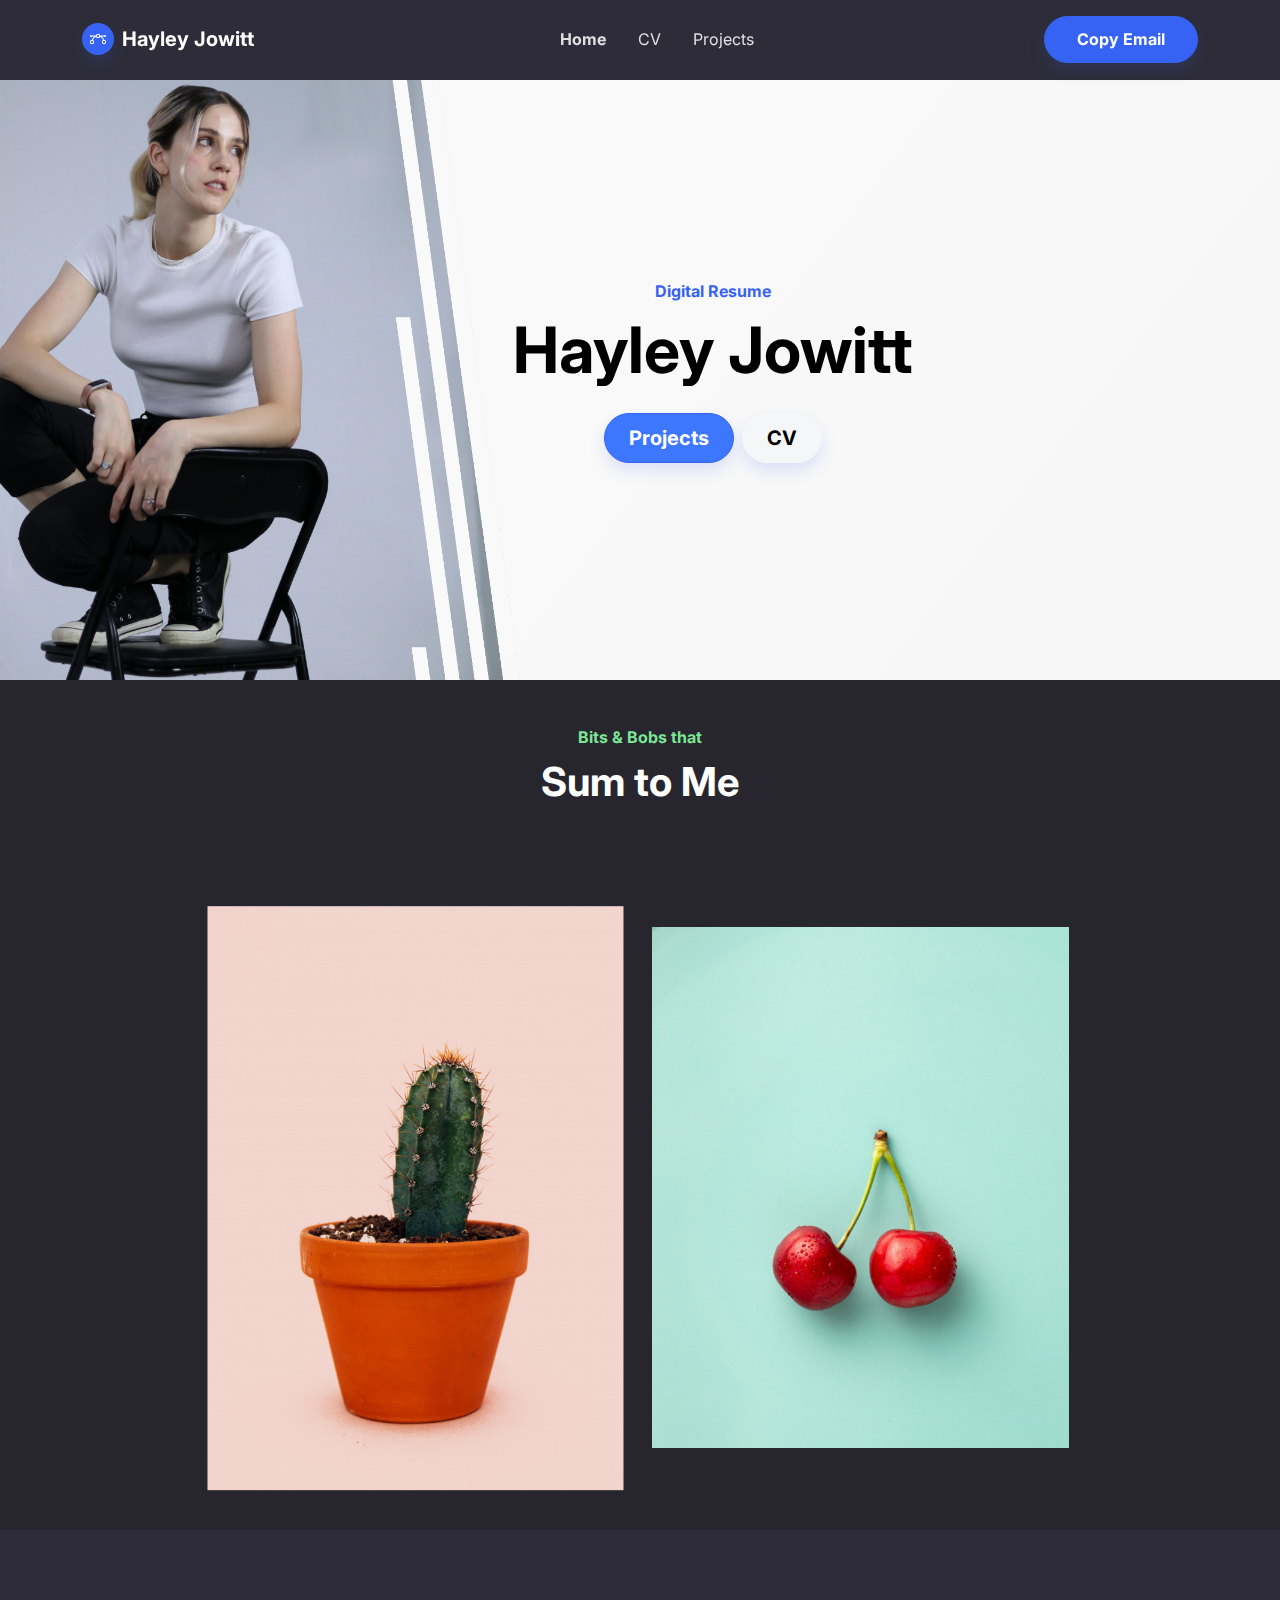
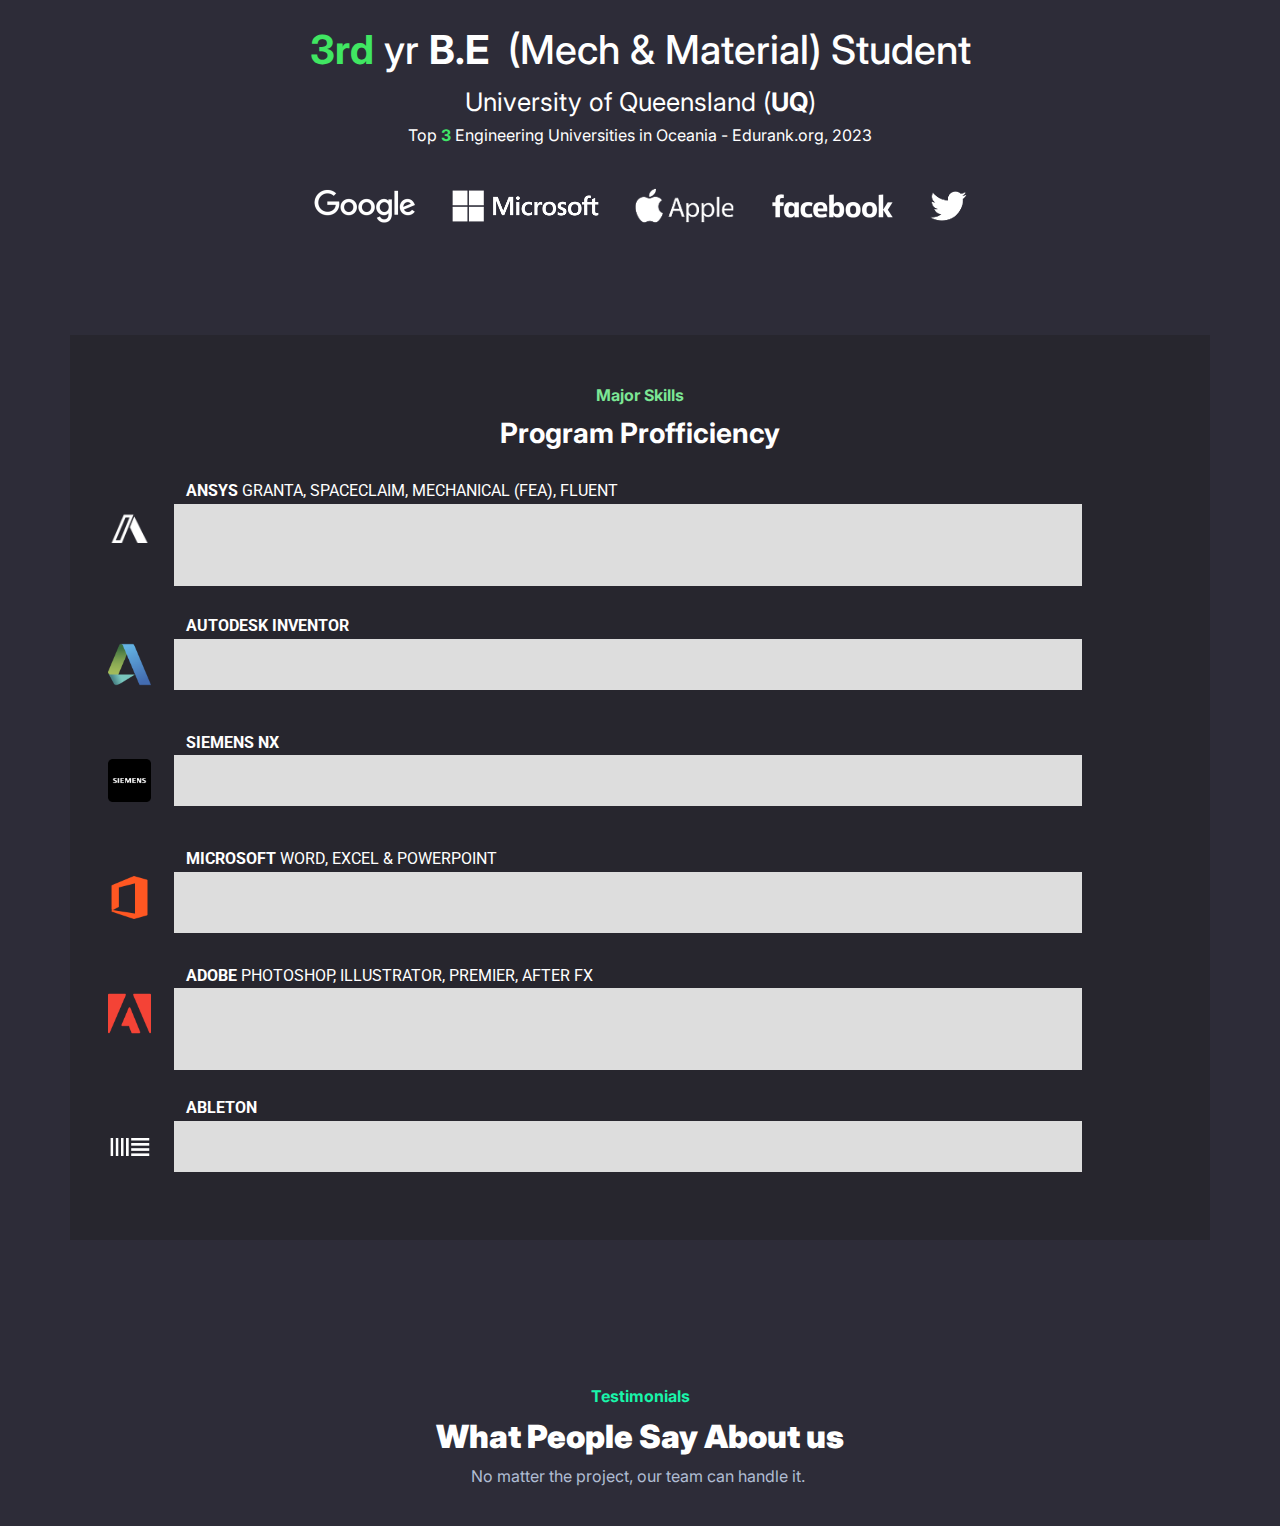
<file: index.html>
<!DOCTYPE html>
<html lang="en">

<head>
    <meta charset="utf-8">
    <meta name="viewport" content="width=device-width, initial-scale=1.0, shrink-to-fit=no">
    <title>Home - Brand</title>
    <link rel="stylesheet" href="assets/bootstrap/css/bootstrap.min.css">
    <link rel="stylesheet" href="https://fonts.googleapis.com/css?family=Inter:300italic,400italic,600italic,700italic,800italic,400,300,600,700,800&amp;display=swap">
    <link rel="stylesheet" href="https://fonts.googleapis.com/css?family=Open+Sans&amp;display=swap">
    <link rel="stylesheet" href="https://fonts.googleapis.com/css?family=Roboto&amp;display=swap">
    <link rel="stylesheet" href="https://fonts.googleapis.com/css?family=Roboto+Condensed&amp;display=swap">
    <link rel="stylesheet" href="assets/css/styles.min.css">
    <link rel="stylesheet" href="assets/css/aos.min.min.css">
</head>

<body>
    <nav class="navbar navbar-dark navbar-expand-md sticky-top py-3" id="mainNav">
        <div class="container"><a class="navbar-brand d-flex align-items-center" href="/"><span class="bs-icon-sm bs-icon-circle bs-icon-primary shadow d-flex justify-content-center align-items-center me-2 bs-icon"><svg xmlns="http://www.w3.org/2000/svg" width="1em" height="1em" fill="currentColor" viewBox="0 0 16 16" class="bi bi-bezier">
                        <path fill-rule="evenodd" d="M0 10.5A1.5 1.5 0 0 1 1.5 9h1A1.5 1.5 0 0 1 4 10.5v1A1.5 1.5 0 0 1 2.5 13h-1A1.5 1.5 0 0 1 0 11.5v-1zm1.5-.5a.5.5 0 0 0-.5.5v1a.5.5 0 0 0 .5.5h1a.5.5 0 0 0 .5-.5v-1a.5.5 0 0 0-.5-.5h-1zm10.5.5A1.5 1.5 0 0 1 13.5 9h1a1.5 1.5 0 0 1 1.5 1.5v1a1.5 1.5 0 0 1-1.5 1.5h-1a1.5 1.5 0 0 1-1.5-1.5v-1zm1.5-.5a.5.5 0 0 0-.5.5v1a.5.5 0 0 0 .5.5h1a.5.5 0 0 0 .5-.5v-1a.5.5 0 0 0-.5-.5h-1zM6 4.5A1.5 1.5 0 0 1 7.5 3h1A1.5 1.5 0 0 1 10 4.5v1A1.5 1.5 0 0 1 8.5 7h-1A1.5 1.5 0 0 1 6 5.5v-1zM7.5 4a.5.5 0 0 0-.5.5v1a.5.5 0 0 0 .5.5h1a.5.5 0 0 0 .5-.5v-1a.5.5 0 0 0-.5-.5h-1z"></path>
                        <path d="M6 4.5H1.866a1 1 0 1 0 0 1h2.668A6.517 6.517 0 0 0 1.814 9H2.5c.123 0 .244.015.358.043a5.517 5.517 0 0 1 3.185-3.185A1.503 1.503 0 0 1 6 5.5v-1zm3.957 1.358A1.5 1.5 0 0 0 10 5.5v-1h4.134a1 1 0 1 1 0 1h-2.668a6.517 6.517 0 0 1 2.72 3.5H13.5c-.123 0-.243.015-.358.043a5.517 5.517 0 0 0-3.185-3.185z"></path>
                    </svg></span><span>Hayley Jowitt</span></a><button data-bs-toggle="collapse" class="navbar-toggler" data-bs-target="#navcol-1"><span class="visually-hidden">Toggle navigation</span><span class="navbar-toggler-icon"></span></button>
            <div class="collapse navbar-collapse" id="navcol-1">
                <ul class="navbar-nav mx-auto">
                    <li class="nav-item"><a class="nav-link active" href="index.html">Home</a></li>
                    <li class="nav-item"><a class="nav-link" href="CV.html">CV</a></li>
                    <li class="nav-item"><a class="nav-link" href="projects.html">Projects</a></li>
                </ul><button class="btn btn-primary shadow" type="button" onclick="CopyEmail()">Copy Email</button>
            </div>
        </div>
    </nav>
    <header class="bg-dark">
        <div class="container" style="background: url(&quot;assets/img/her%20bg.png&quot;);height: 600px;width: 100%;max-width: 100%;">
            <div class="row align-items-center" style="margin-left: 0;margin-right: 0;height: 100%;">
                <div class="col-lg-4" style="padding: 0;height: 100%;padding-left: 18%;margin-left: -273px;"><img data-aos="fade-right" data-aos-duration="1350" style="width: auto;height: 100%;max-height: 100%;" src="assets/img/Chair.png" width="365" height="600">
                    <div></div>
                </div>
                <div class="col" style="padding: 0;height: auto;">
                    <div style="height: auto;">
                        <section class="py-4 py-xl-5" style="overflow: visible;padding-top: 0px;margin-top: -48px;transform: translateY(-54px);">
                            <div class="container">
                                <div class="text-center p-4 p-lg-5" style="overflow: visible;">
                                    <p class="fw-bold text-primary mb-2">Digital Resume</p>
                                    <h1 class="display-3 fw-bold mb-4"><span style="color: rgb(0, 0, 0);">Hayley Jowitt</span></h1><button class="btn btn-primary fs-5 shadow me-2 py-2 px-4" type="button" style="background: #3d77ff;">Projects</button><a class="btn btn-light fs-5 shadow py-2 px-4" role="button" href="CV.html">CV</a>
                                </div>
                            </div>
                        </section>
                    </div>
                </div>
            </div>
        </div>
        <div class="container pt-4 pt-xl-5">
            <div></div>
            <div class="row pt-5" style="padding-top: 24px;margin-top: -51px;">
                <div class="col-md-8 col-xl-6 text-center text-md-start mx-auto">
                    <div class="text-center">
                        <p class="fw-bold text-success mb-2" style="color: #7ce695;"><span style="color: rgb(124, 230, 149);">Bits &amp; Bobs that</span></p>
                        <h1 class="fw-bold">Sum to Me</h1>
                    </div>
                </div>
                <div class="col-12 col-lg-10 mx-auto" style="margin-top: -112px;">
                    <div class="position-relative" style="display: flex;flex-wrap: wrap;justify-content: flex-end;height: 827.275px;">
                        <div style="position: relative;flex: 0 0 45%;transform: translate3d(-15%, 35%, 0);"><img class="img-fluid" data-bss-parallax="" data-bss-parallax-speed="0.5" data-aos="fade" data-aos-duration="600" src="assets/img/products/3.jpg"></div>
                        <div style="position: relative;flex: 0 0 45%;transform: translateX(-34px) translateY(225px);"><img class="img-fluid" data-bss-parallax="" data-bss-parallax-speed="0.3" data-aos="fade" data-aos-duration="600" src="assets/img/products/2.jpg"></div>
                        <div style="position: relative;flex: 0 0 60%;transform: translate3d(0, 0%, 0);"><img class="img-fluid" data-bss-parallax="" data-bss-parallax-speed="0.4" data-aos="fade" data-aos-duration="600" src="assets/img/products/1.jpg"></div>
                    </div>
                </div>
            </div>
        </div>
    </header>
    <section class="py-5" style="height: auto;">
        <div class="container text-center py-5" style="padding-top: 12px;">
            <h1><strong><span style="color: rgb(64, 230, 98);">3rd</span></strong>&nbsp;yr&nbsp;<strong>B.E&nbsp;</strong>&nbsp;(Mech &amp; Material) Student<br></h1>
            <p class="mb-4-alt" style="font-size: 1.6rem;">University of Queensland (<strong>UQ</strong>)<br></p>
            <p class="mb-4" style="font-size: 1.0rem;margin-bottom: 0;">Top&nbsp;<strong><span style="color: rgb(64, 230, 104);">3</span></strong>&nbsp;Engineering Universities in Oceania - Edurank.org, 2023<br></p><a href="#"> <img class="m-3" src="assets/img/brands/google.png"></a><a href="#"> <img class="m-3" src="assets/img/brands/microsoft.png"></a><a href="#"> <img class="m-3" src="assets/img/brands/apple.png"></a><a href="#"> <img class="m-3" src="assets/img/brands/facebook.png"></a><a href="#"> <img class="m-3" src="assets/img/brands/twitter.png"></a>
        </div>
    </section>
    <section class="d-flex flex-grow-1" style="height: auto;">
        <div class="container bg-dark py-5" style="height: auto;">
            <div class="row">
                <div class="col-md-8 col-xl-6 text-center mx-auto">
                    <p class="fw-bold text-success mb-2" style="color: #40e668;"><span style="color: rgb(124, 230, 149);">Major Skills</span></p>
                    <h3 class="fw-bold">Program Profficiency</h3>
                </div>
            </div>
            <div class="ag-container">
                <p style="padding-bottom: 0px;margin-bottom: 0px;font-family: Roboto, sans-serif;"><strong>ANSYS&nbsp;</strong>GRANTA, SPACECLAIM, MECHANICAL (FEA),&nbsp;FLUENT<br></p>
                <div class="row" style="height: 51px;width: 100%;">
                    <div class="col-xl-1 d-flex" style="text-align: left;max-width: 0;width: 0;padding-left: 0;height: 100%;padding-right: 0;padding-top: 4px;padding-bottom: 4px;"><img class="d-sm-none d-md-none d-lg-flex" src="assets/img/brands/icons8-ansys-96(1).png" style="margin-left: -66px;height: 100%;"></div>
                    <div class="col" style="padding-right: 0;padding-left: 0;height: 100%;">
                        <div class="ag-skills-container" style="width: 100%;overflow: hidden;height: 40%;">
                            <div class="d-flex skills html skill-bar" data-aos="slide-right" data-aos-duration="2000" style="background: #3D77FF;width: 95%;"><input class="form-control-plaintext" type="text" data-aos="fade" data-aos-duration="1500" data-aos-delay="500" value="90%" readonly=""></div>
                        </div>
                        <div class="ag-skills-container" style="width: 100%;overflow: hidden;height: 40%;">
                            <div class="d-flex skills html skill-bar" data-aos="slide-right" data-aos-duration="2000" style="background: #40E668;width: 90%;"><input class="form-control-plaintext" type="text" data-aos="fade" data-aos-duration="1500" data-aos-delay="500" value="80%" readonly=""></div>
                        </div>
                        <div class="ag-skills-container" style="width: 100%;overflow: hidden;height: 40%;">
                            <div class="d-flex skills html skill-bar" data-aos="slide-right" data-aos-duration="2000" style="background: #FFCE85;width: 85%;"><input class="form-control-plaintext" type="text" data-aos="fade" data-aos-duration="1500" data-aos-delay="500" value="70%" readonly=""></div>
                        </div>
                        <div class="ag-skills-container" style="width: 100%;overflow: hidden;height: 40%;">
                            <div class="d-flex skills html skill-bar" data-aos="slide-right" data-aos-duration="2000" style="background: #ff72c0;width: 85%;"><input class="form-control-plaintext" type="text" data-aos="fade" data-aos-duration="1500" data-aos-delay="500" value="40%" readonly=""></div>
                        </div>
                    </div>
                </div>
            </div>
            <div class="ag-container" style="padding-top: 38px;">
                <p style="padding-bottom: 0px;margin-bottom: 0px;font-family: Roboto, sans-serif;"><strong>AUTODESK INVENTOR</strong></p>
                <div class="row" style="height: 51px;width: 100%;">
                    <div class="col-xl-1 d-flex" style="text-align: left;max-width: 0;width: 0;padding-left: 0;height: 100%;padding-right: 0;padding-top: 4px;padding-bottom: 4px;"><img class="d-sm-none d-md-none d-lg-flex" src="assets/img/brands/autodesk.png" style="margin-left: -66px;height: 100%;"></div>
                    <div class="col" style="padding-right: 0;padding-left: 0;height: 100%;">
                        <div class="ag-skills-container" style="width: 100%;overflow: hidden;height: 100%;">
                            <div class="d-flex skills html skill-bar" data-aos="slide-right" data-aos-duration="2000"><input class="form-control-plaintext" type="text" data-aos="fade" data-aos-duration="1500" data-aos-delay="500" value="65%" readonly=""></div>
                        </div>
                    </div>
                </div>
            </div>
            <div class="ag-container">
                <p style="padding-bottom: 0px;margin-bottom: 0px;font-family: Roboto, sans-serif;"><strong>SIEMENS NX</strong></p>
                <div class="row" style="height: 51px;width: 100%;">
                    <div class="col-xl-1 d-flex" style="text-align: left;max-width: 0;width: 0;padding-left: 0;height: 100%;padding-right: 0;padding-top: 4px;padding-bottom: 4px;"><img class="d-sm-none d-md-none d-lg-flex" src="assets/img/brands/siemens.png" style="margin-left: -66px;height: 100%;"></div>
                    <div class="col" style="padding-right: 0;padding-left: 0;height: 100%;">
                        <div class="ag-skills-container" style="width: 100%;overflow: hidden;height: 100%;">
                            <div class="d-flex skills html skill-bar" data-aos="slide-right" data-aos-duration="2000" style="background: #FF72C0;width: 70%;"><input class="form-control-plaintext" type="text" data-aos="fade" data-aos-duration="1500" data-aos-delay="500" value="70%" readonly=""></div>
                        </div>
                    </div>
                </div>
            </div>
            <div class="ag-container">
                <p style="padding-bottom: 0px;margin-bottom: 0px;font-family: Roboto, sans-serif;"><strong>MICROSOFT </strong>WORD, EXCEL &amp; POWERPOINT</p>
                <div class="row" style="height: 51px;width: 100%;">
                    <div class="col-xl-1 d-flex" style="text-align: left;max-width: 0;width: 0;padding-left: 0;height: 100%;padding-right: 0;padding-top: 4px;padding-bottom: 4px;"><img class="d-sm-none d-md-none d-lg-flex" src="assets/img/brands/office.png" style="margin-left: -66px;height: 100%;" width="43" height="43"></div>
                    <div class="col" style="padding-right: 0;padding-left: 0;height: 100%;">
                        <div class="ag-skills-container" style="width: 100%;overflow: hidden;height: 40%;">
                            <div class="d-flex skills html skill-bar" data-aos="slide-right" data-aos-duration="2000" style="background: #3d77ff;width: 95%;"><input class="form-control-plaintext" type="text" data-aos="fade" data-aos-duration="1500" data-aos-delay="500" value="95%" readonly=""></div>
                        </div>
                        <div class="ag-skills-container" style="width: 100%;overflow: hidden;height: 40%;">
                            <div class="d-flex skills html skill-bar" data-aos="slide-right" data-aos-duration="2000" style="background: #40e662;width: 90%;"><input class="form-control-plaintext" type="text" data-aos="fade" data-aos-duration="1500" data-aos-delay="500" value="90%" readonly=""></div>
                        </div>
                        <div class="ag-skills-container" style="width: 100%;overflow: hidden;height: 40%;">
                            <div class="d-flex skills html skill-bar" data-aos="slide-right" data-aos-duration="2000" style="background: #ff72c0;width: 85%;"><input class="form-control-plaintext" type="text" data-aos="fade" data-aos-duration="1500" data-aos-delay="500" value="85%" readonly=""></div>
                        </div>
                    </div>
                </div>
            </div>
            <div class="ag-container">
                <p style="padding-bottom: 0px;margin-bottom: 0px;font-family: Roboto, sans-serif;"><strong>ADOBE</strong>&nbsp;PHOTOSHOP, ILLUSTRATOR, PREMIER, AFTER FX</p>
                <div class="row" style="height: 51px;width: 100%;">
                    <div class="col-xl-1 d-flex" style="text-align: left;max-width: 0;width: 0;padding-left: 0;height: 100%;padding-right: 0;padding-top: 4px;padding-bottom: 4px;"><img class="d-sm-none d-md-none d-lg-flex" src="assets/img/brands/adobe.png" style="margin-left: -66px;height: 100%;"></div>
                    <div class="col" style="padding-right: 0;padding-left: 0;height: 100%;">
                        <div class="ag-skills-container" style="width: 100%;overflow: hidden;height: 40%;">
                            <div class="d-flex skills html skill-bar" data-aos="slide-right" data-aos-duration="2000" style="background: rgb(46,129,255);width: 95%;"><input class="form-control-plaintext" type="text" data-aos="fade" data-aos-duration="1500" data-aos-delay="500" value="95%" readonly=""></div>
                        </div>
                        <div class="ag-skills-container" style="width: 100%;overflow: hidden;height: 40%;">
                            <div class="d-flex skills html skill-bar" data-aos="slide-right" data-aos-duration="2000" style="background: #40e662;width: 85%;"><input class="form-control-plaintext" type="text" data-aos="fade" data-aos-duration="1500" data-aos-delay="500" value="85%" readonly=""></div>
                        </div>
                        <div class="ag-skills-container" style="width: 100%;overflow: hidden;height: 40%;">
                            <div class="d-flex skills html skill-bar" data-aos="slide-right" data-aos-duration="2000" style="background: #ffce85;width: 90%;"><input class="form-control-plaintext" type="text" data-aos="fade" data-aos-duration="1500" data-aos-delay="500" value="90%" readonly=""></div>
                        </div>
                        <div class="ag-skills-container" style="width: 100%;overflow: hidden;height: 40%;">
                            <div class="d-flex skills html skill-bar" data-aos="slide-right" data-aos-duration="2000" style="background: rgb(255,114,192);width: 60%;"><input class="form-control-plaintext" type="text" data-aos="fade" data-aos-duration="1500" data-aos-delay="500" value="60%" readonly=""></div>
                        </div>
                    </div>
                </div>
            </div>
            <div class="ag-container" style="padding-top: 36px;">
                <p style="padding-bottom: 0px;margin-bottom: 0px;font-family: Roboto, sans-serif;"><strong>ABLETON</strong></p>
                <div class="row" style="height: 51px;width: 100%;">
                    <div class="col-xl-1 d-flex" style="text-align: left;max-width: 0;width: 0;padding-left: 0;height: 100%;padding-right: 0;padding-top: 4px;padding-bottom: 4px;"><img class="d-sm-none d-md-none d-lg-flex" src="assets/img/brands/icons8-ableton-100.png" style="margin-left: -66px;height: 100%;"></div>
                    <div class="col" style="padding-right: 0;padding-left: 0;height: 100%;">
                        <div class="ag-skills-container" style="width: 100%;overflow: hidden;height: 100%;">
                            <div class="d-flex skills html skill-bar" data-aos="slide-right" data-aos-duration="2000" style="background: rgb(255,206,133);width: 90%;"><input class="form-control-plaintext" type="text" data-aos="fade" data-aos-duration="1500" data-aos-delay="500" value="90%" readonly=""></div>
                        </div>
                    </div>
                </div>
            </div>
        </div>
    </section>
    <section class="py-5 mt-5">
        <div class="container py-5">
            <div class="row mb-5">
                <div class="col-md-8 col-xl-6 text-center mx-auto">
                    <p class="fw-bold text-success mb-2">Testimonials</p>
                    <h2 class="fw-bold"><strong>What People Say About us</strong></h2>
                    <p class="text-muted">No matter the project, our team can handle it.&nbsp;</p>
                </div>
            </div>
            <div class="row row-cols-1 row-cols-sm-2 row-cols-lg-3 d-sm-flex justify-content-sm-center">
                <div class="col mb-4">
                    <div class="d-flex flex-column align-items-center align-items-sm-start">
                        <p class="bg-dark border rounded border-dark p-4">Nisi sit justo faucibus nec ornare amet, tortor torquent. Blandit class dapibus, aliquet morbi.</p>
                        <div class="d-flex"><img class="rounded-circle flex-shrink-0 me-3 fit-cover" width="50" height="50" src="assets/img/team/avatar2.jpg">
                            <div>
                                <p class="fw-bold text-primary mb-0">John Smith</p>
                                <p class="text-muted mb-0">Erat netus</p>
                            </div>
                        </div>
                    </div>
                </div>
                <div class="col mb-4">
                    <div class="d-flex flex-column align-items-center align-items-sm-start">
                        <p class="bg-dark border rounded border-dark p-4">Nisi sit justo faucibus nec ornare amet, tortor torquent. Blandit class dapibus, aliquet morbi.</p>
                        <div class="d-flex"><img class="rounded-circle flex-shrink-0 me-3 fit-cover" width="50" height="50" src="assets/img/team/avatar4.jpg">
                            <div>
                                <p class="fw-bold text-primary mb-0">John Smith</p>
                                <p class="text-muted mb-0">Erat netus</p>
                            </div>
                        </div>
                    </div>
                </div>
                <div class="col mb-4">
                    <div class="d-flex flex-column align-items-center align-items-sm-start">
                        <p class="bg-dark border rounded border-dark p-4">Nisi sit justo faucibus nec ornare amet, tortor torquent. Blandit class dapibus, aliquet morbi.</p>
                        <div class="d-flex"><img class="rounded-circle flex-shrink-0 me-3 fit-cover" width="50" height="50" src="assets/img/team/avatar5.jpg">
                            <div>
                                <p class="fw-bold text-primary mb-0">John Smith</p>
                                <p class="text-muted mb-0">Erat netus</p>
                            </div>
                        </div>
                    </div>
                </div>
            </div>
        </div>
    </section>
    <script src="assets/bootstrap/js/bootstrap.min.js"></script>
    <script src="assets/js/script.min.js"></script>
    <script src="assets/js/aos.min.min.js"></script>
</body>

</html>
</file>
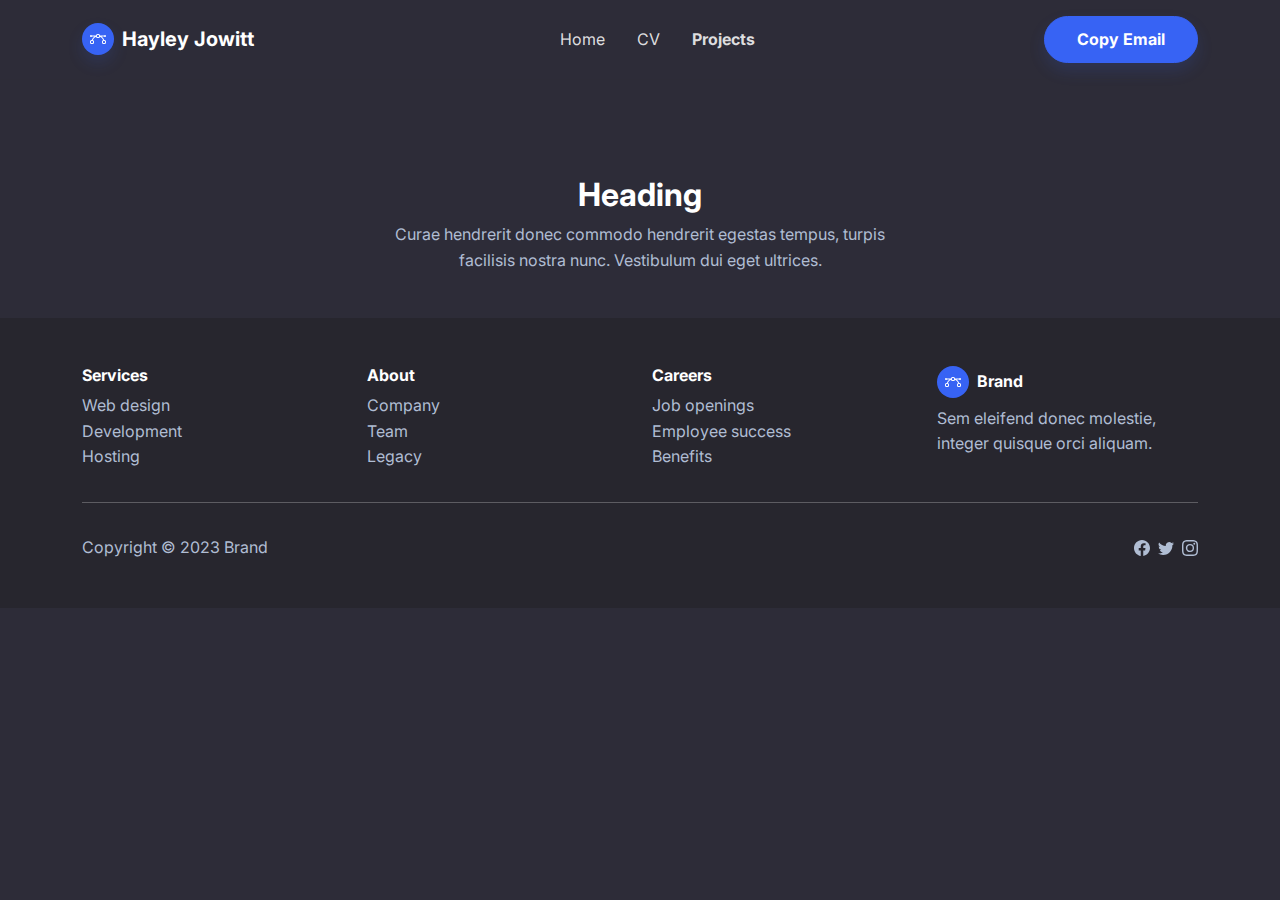
<file: projects.html>
<!DOCTYPE html><html lang="en"><head><meta charset="utf-8"><meta name="viewport" content="width=device-width, initial-scale=1.0, shrink-to-fit=no"><title>Projects - Brand</title><link rel="stylesheet" href="assets/bootstrap/css/bootstrap.min.css"><link rel="stylesheet" href="https://fonts.googleapis.com/css?family=Inter:300italic,400italic,600italic,700italic,800italic,400,300,600,700,800&amp;display=swap"><link rel="stylesheet" href="https://fonts.googleapis.com/css?family=Open+Sans&amp;display=swap"><link rel="stylesheet" href="https://fonts.googleapis.com/css?family=Roboto&amp;display=swap"><link rel="stylesheet" href="https://fonts.googleapis.com/css?family=Roboto+Condensed&amp;display=swap"><link rel="stylesheet" href="assets/css/styles.min.css"></head><body><nav class="navbar navbar-dark navbar-expand-md sticky-top py-3" id="mainNav"><div class="container"><a class="navbar-brand d-flex align-items-center" href="/"><span class="bs-icon-sm bs-icon-circle bs-icon-primary shadow d-flex justify-content-center align-items-center me-2 bs-icon"><svg xmlns="http://www.w3.org/2000/svg" width="1em" height="1em" fill="currentColor" viewBox="0 0 16 16" class="bi bi-bezier">
  <path fill-rule="evenodd" d="M0 10.5A1.5 1.5 0 0 1 1.5 9h1A1.5 1.5 0 0 1 4 10.5v1A1.5 1.5 0 0 1 2.5 13h-1A1.5 1.5 0 0 1 0 11.5v-1zm1.5-.5a.5.5 0 0 0-.5.5v1a.5.5 0 0 0 .5.5h1a.5.5 0 0 0 .5-.5v-1a.5.5 0 0 0-.5-.5h-1zm10.5.5A1.5 1.5 0 0 1 13.5 9h1a1.5 1.5 0 0 1 1.5 1.5v1a1.5 1.5 0 0 1-1.5 1.5h-1a1.5 1.5 0 0 1-1.5-1.5v-1zm1.5-.5a.5.5 0 0 0-.5.5v1a.5.5 0 0 0 .5.5h1a.5.5 0 0 0 .5-.5v-1a.5.5 0 0 0-.5-.5h-1zM6 4.5A1.5 1.5 0 0 1 7.5 3h1A1.5 1.5 0 0 1 10 4.5v1A1.5 1.5 0 0 1 8.5 7h-1A1.5 1.5 0 0 1 6 5.5v-1zM7.5 4a.5.5 0 0 0-.5.5v1a.5.5 0 0 0 .5.5h1a.5.5 0 0 0 .5-.5v-1a.5.5 0 0 0-.5-.5h-1z"></path>
  <path d="M6 4.5H1.866a1 1 0 1 0 0 1h2.668A6.517 6.517 0 0 0 1.814 9H2.5c.123 0 .244.015.358.043a5.517 5.517 0 0 1 3.185-3.185A1.503 1.503 0 0 1 6 5.5v-1zm3.957 1.358A1.5 1.5 0 0 0 10 5.5v-1h4.134a1 1 0 1 1 0 1h-2.668a6.517 6.517 0 0 1 2.72 3.5H13.5c-.123 0-.243.015-.358.043a5.517 5.517 0 0 0-3.185-3.185z"></path>
</svg></span><span>Hayley Jowitt</span></a><button data-bs-toggle="collapse" class="navbar-toggler" data-bs-target="#navcol-1"><span class="visually-hidden">Toggle navigation</span><span class="navbar-toggler-icon"></span></button><div class="collapse navbar-collapse" id="navcol-1"><ul class="navbar-nav mx-auto"><li class="nav-item"><a class="nav-link" href="index.html">Home</a></li><li class="nav-item"><a class="nav-link" href="CV.html">CV</a></li><li class="nav-item"><a class="nav-link active" href="projects.html">Projects</a></li></ul><button class="btn btn-primary shadow" type="button" onclick="CopyEmail()">Copy Email</button></div></div></nav><section class="py-5"><div class="container py-5"><div class="row mb-5"><div class="col-md-8 col-xl-6 text-center mx-auto"><h2 class="fw-bold">Heading</h2><p class="text-muted">Curae hendrerit donec commodo hendrerit egestas tempus, turpis facilisis nostra nunc. Vestibulum dui eget ultrices.</p></div></div><div class="row row-cols-1 row-cols-md-2 mx-auto" style="max-width: 900px;"><div class="col mb-4"><div><a href="#"><img class="rounded img-fluid shadow w-100 fit-cover" src="assets/img/products/1.jpg" style="height: 250px;"></a><div class="py-4"><span class="badge bg-primary mb-2">Website</span><h4 class="fw-bold">Lorem libero donec</h4><p class="text-muted">Nullam id dolor id nibh ultricies vehicula ut id elit. Cras justo odio, dapibus ac facilisis in, egestas eget quam. Donec id elit non mi porta gravida at eget metus.</p></div></div></div><div class="col mb-4"><div><a href="#"><img class="rounded img-fluid shadow w-100 fit-cover" src="assets/img/products/2.jpg" style="height: 250px;"></a><div class="py-4"><span class="badge bg-primary mb-2">Website</span><h4 class="fw-bold">Lorem libero donec</h4><p class="text-muted">Nullam id dolor id nibh ultricies vehicula ut id elit. Cras justo odio, dapibus ac facilisis in, egestas eget quam. Donec id elit non mi porta gravida at eget metus.</p></div></div></div><div class="col mb-4"><div><a href="#"><img class="rounded img-fluid shadow w-100 fit-cover" src="assets/img/products/3.jpg" style="height: 250px;"></a><div class="py-4"><span class="badge bg-primary mb-2">Website</span><h4 class="fw-bold">Lorem libero donec</h4><p class="text-muted">Nullam id dolor id nibh ultricies vehicula ut id elit. Cras justo odio, dapibus ac facilisis in, egestas eget quam. Donec id elit non mi porta gravida at eget metus.</p></div></div></div><div class="col mb-4"><div><a href="#"><img class="rounded img-fluid shadow w-100 fit-cover" src="assets/img/products/1.jpg" style="height: 250px;"></a><div class="py-4"><span class="badge bg-primary mb-2">Website</span><h4 class="fw-bold">Lorem libero donec</h4><p class="text-muted">Nullam id dolor id nibh ultricies vehicula ut id elit. Cras justo odio, dapibus ac facilisis in, egestas eget quam. Donec id elit non mi porta gravida at eget metus.</p></div></div></div></div></div></section><footer class="bg-dark"><div class="container py-4 py-lg-5"><div class="row justify-content-center"><div class="col-sm-4 col-md-3 text-center text-lg-start d-flex flex-column"><h3 class="fs-6 fw-bold">Services</h3><ul class="list-unstyled"><li><a href="#">Web design</a></li><li><a href="#">Development</a></li><li><a href="#">Hosting</a></li></ul></div><div class="col-sm-4 col-md-3 text-center text-lg-start d-flex flex-column"><h3 class="fs-6 fw-bold">About</h3><ul class="list-unstyled"><li><a href="#">Company</a></li><li><a href="#">Team</a></li><li><a href="#">Legacy</a></li></ul></div><div class="col-sm-4 col-md-3 text-center text-lg-start d-flex flex-column"><h3 class="fs-6 fw-bold">Careers</h3><ul class="list-unstyled"><li><a href="#">Job openings</a></li><li><a href="#">Employee success</a></li><li><a href="#">Benefits</a></li></ul></div><div class="col-lg-3 text-center text-lg-start d-flex flex-column align-items-center order-first align-items-lg-start order-lg-last"><div class="fw-bold d-flex align-items-center mb-2"><span class="bs-icon-sm bs-icon-circle bs-icon-primary d-flex justify-content-center align-items-center bs-icon me-2"><svg xmlns="http://www.w3.org/2000/svg" width="1em" height="1em" fill="currentColor" viewBox="0 0 16 16" class="bi bi-bezier">
  <path fill-rule="evenodd" d="M0 10.5A1.5 1.5 0 0 1 1.5 9h1A1.5 1.5 0 0 1 4 10.5v1A1.5 1.5 0 0 1 2.5 13h-1A1.5 1.5 0 0 1 0 11.5v-1zm1.5-.5a.5.5 0 0 0-.5.5v1a.5.5 0 0 0 .5.5h1a.5.5 0 0 0 .5-.5v-1a.5.5 0 0 0-.5-.5h-1zm10.5.5A1.5 1.5 0 0 1 13.5 9h1a1.5 1.5 0 0 1 1.5 1.5v1a1.5 1.5 0 0 1-1.5 1.5h-1a1.5 1.5 0 0 1-1.5-1.5v-1zm1.5-.5a.5.5 0 0 0-.5.5v1a.5.5 0 0 0 .5.5h1a.5.5 0 0 0 .5-.5v-1a.5.5 0 0 0-.5-.5h-1zM6 4.5A1.5 1.5 0 0 1 7.5 3h1A1.5 1.5 0 0 1 10 4.5v1A1.5 1.5 0 0 1 8.5 7h-1A1.5 1.5 0 0 1 6 5.5v-1zM7.5 4a.5.5 0 0 0-.5.5v1a.5.5 0 0 0 .5.5h1a.5.5 0 0 0 .5-.5v-1a.5.5 0 0 0-.5-.5h-1z"></path>
  <path d="M6 4.5H1.866a1 1 0 1 0 0 1h2.668A6.517 6.517 0 0 0 1.814 9H2.5c.123 0 .244.015.358.043a5.517 5.517 0 0 1 3.185-3.185A1.503 1.503 0 0 1 6 5.5v-1zm3.957 1.358A1.5 1.5 0 0 0 10 5.5v-1h4.134a1 1 0 1 1 0 1h-2.668a6.517 6.517 0 0 1 2.72 3.5H13.5c-.123 0-.243.015-.358.043a5.517 5.517 0 0 0-3.185-3.185z"></path>
</svg></span><span>Brand</span></div><p class="text-muted">Sem eleifend donec molestie, integer quisque orci aliquam.</p></div></div><hr><div class="text-muted d-flex justify-content-between align-items-center pt-3"><p class="mb-0">Copyright © 2023 Brand</p><ul class="list-inline mb-0"><li class="list-inline-item"><svg xmlns="http://www.w3.org/2000/svg" width="1em" height="1em" fill="currentColor" viewBox="0 0 16 16" class="bi bi-facebook">
  <path d="M16 8.049c0-4.446-3.582-8.05-8-8.05C3.58 0-.002 3.603-.002 8.05c0 4.017 2.926 7.347 6.75 7.951v-5.625h-2.03V8.05H6.75V6.275c0-2.017 1.195-3.131 3.022-3.131.876 0 1.791.157 1.791.157v1.98h-1.009c-.993 0-1.303.621-1.303 1.258v1.51h2.218l-.354 2.326H9.25V16c3.824-.604 6.75-3.934 6.75-7.951z"></path>
</svg></li><li class="list-inline-item"><svg xmlns="http://www.w3.org/2000/svg" width="1em" height="1em" fill="currentColor" viewBox="0 0 16 16" class="bi bi-twitter">
  <path d="M5.026 15c6.038 0 9.341-5.003 9.341-9.334 0-.14 0-.282-.006-.422A6.685 6.685 0 0 0 16 3.542a6.658 6.658 0 0 1-1.889.518 3.301 3.301 0 0 0 1.447-1.817 6.533 6.533 0 0 1-2.087.793A3.286 3.286 0 0 0 7.875 6.03a9.325 9.325 0 0 1-6.767-3.429 3.289 3.289 0 0 0 1.018 4.382A3.323 3.323 0 0 1 .64 6.575v.045a3.288 3.288 0 0 0 2.632 3.218 3.203 3.203 0 0 1-.865.115 3.23 3.23 0 0 1-.614-.057 3.283 3.283 0 0 0 3.067 2.277A6.588 6.588 0 0 1 .78 13.58a6.32 6.32 0 0 1-.78-.045A9.344 9.344 0 0 0 5.026 15z"></path>
</svg></li><li class="list-inline-item"><svg xmlns="http://www.w3.org/2000/svg" width="1em" height="1em" fill="currentColor" viewBox="0 0 16 16" class="bi bi-instagram">
  <path d="M8 0C5.829 0 5.556.01 4.703.048 3.85.088 3.269.222 2.76.42a3.917 3.917 0 0 0-1.417.923A3.927 3.927 0 0 0 .42 2.76C.222 3.268.087 3.85.048 4.7.01 5.555 0 5.827 0 8.001c0 2.172.01 2.444.048 3.297.04.852.174 1.433.372 1.942.205.526.478.972.923 1.417.444.445.89.719 1.416.923.51.198 1.09.333 1.942.372C5.555 15.99 5.827 16 8 16s2.444-.01 3.298-.048c.851-.04 1.434-.174 1.943-.372a3.916 3.916 0 0 0 1.416-.923c.445-.445.718-.891.923-1.417.197-.509.332-1.09.372-1.942C15.99 10.445 16 10.173 16 8s-.01-2.445-.048-3.299c-.04-.851-.175-1.433-.372-1.941a3.926 3.926 0 0 0-.923-1.417A3.911 3.911 0 0 0 13.24.42c-.51-.198-1.092-.333-1.943-.372C10.443.01 10.172 0 7.998 0h.003zm-.717 1.442h.718c2.136 0 2.389.007 3.232.046.78.035 1.204.166 1.486.275.373.145.64.319.92.599.28.28.453.546.598.92.11.281.24.705.275 1.485.039.843.047 1.096.047 3.231s-.008 2.389-.047 3.232c-.035.78-.166 1.203-.275 1.485a2.47 2.47 0 0 1-.599.919c-.28.28-.546.453-.92.598-.28.11-.704.24-1.485.276-.843.038-1.096.047-3.232.047s-2.39-.009-3.233-.047c-.78-.036-1.203-.166-1.485-.276a2.478 2.478 0 0 1-.92-.598 2.48 2.48 0 0 1-.6-.92c-.109-.281-.24-.705-.275-1.485-.038-.843-.046-1.096-.046-3.233 0-2.136.008-2.388.046-3.231.036-.78.166-1.204.276-1.486.145-.373.319-.64.599-.92.28-.28.546-.453.92-.598.282-.11.705-.24 1.485-.276.738-.034 1.024-.044 2.515-.045v.002zm4.988 1.328a.96.96 0 1 0 0 1.92.96.96 0 0 0 0-1.92zm-4.27 1.122a4.109 4.109 0 1 0 0 8.217 4.109 4.109 0 0 0 0-8.217zm0 1.441a2.667 2.667 0 1 1 0 5.334 2.667 2.667 0 0 1 0-5.334z"></path>
</svg></li></ul></div></div></footer><script src="assets/bootstrap/js/bootstrap.min.js"></script><script src="assets/js/script.min.js"></script></body></html>
</file>
<file: assets/css/styles.min.css>
section{width:100%;height:238px;border:none;overflow:hidden}.card{background:#fff;transition:.5s;width:100%;box-shadow:0 1px 2px 0 rgb(0 0 0 / 10%)}.bg-primary{background-color:#008cff!important}.card{display:flex;flex-direction:column;min-width:0;word-wrap:break-word;margin-bottom:1.5rem;box-shadow:0 2px 6px 0 rgb(218 218 253 / 65%),0 2px 6px 0 rgb(206 206 238 / 54%);box-shadow:0 1px 3px 0 rgba(0,0,0,.1),0 1px 2px 0 rgba(0,0,0,.06);position:relative;display:flex;flex-direction:column;min-width:0;word-wrap:break-word;background-color:#fff;background-clip:border-box;border:0 solid rgba(0,0,0,.125);border-radius:.25rem}.main-body{padding:15px}.card-body{flex:1 1 auto;min-height:1px;padding:1rem}.gutters-sm{margin-right:-8px;margin-left:-8px}.gutters-sm>.col,.gutters-sm>[class*=col-]{padding-right:8px;padding-left:8px}.mb-3,.my-3{margin-bottom:1rem!important}.h-100{height:100%!important}.ratio{display:block;left:50%;top:50%;transform:translate(-50%);min-width:400px;max-width:800px;overflow:hidden;height:100%}.ag-skills-container{width:100%;background-color:#ddd}.skill-bar{text-align:right;color:#fff;height:100%;padding-right:0;background:#40e662;width:65%}.ag-container{margin:auto;width:85%;padding:20px}.form-control-plaintext{color:#fff;text-align:right;font-weight:700;padding-right:18px}.mb-4-alt{margin-bottom:0}@media (min-width:1200px){.py-xl-5-alt{padding:0}}
</file>
